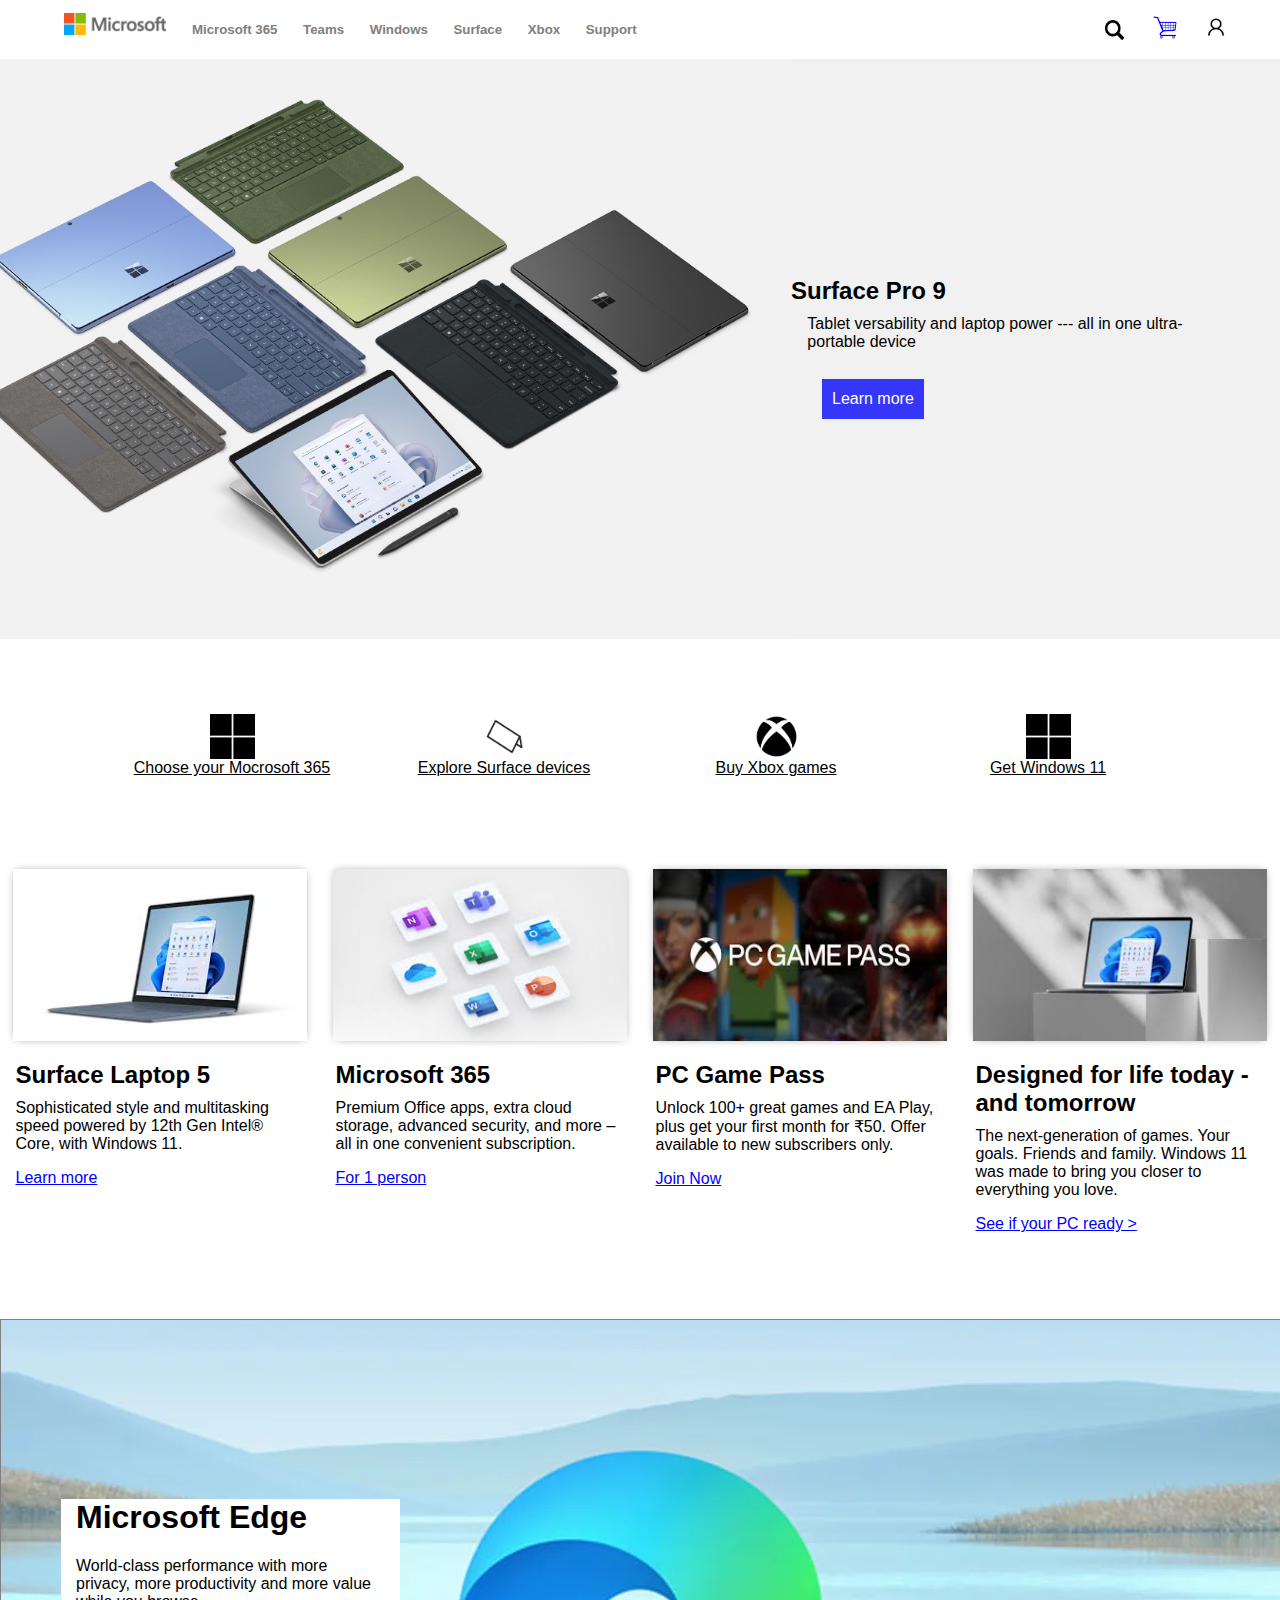
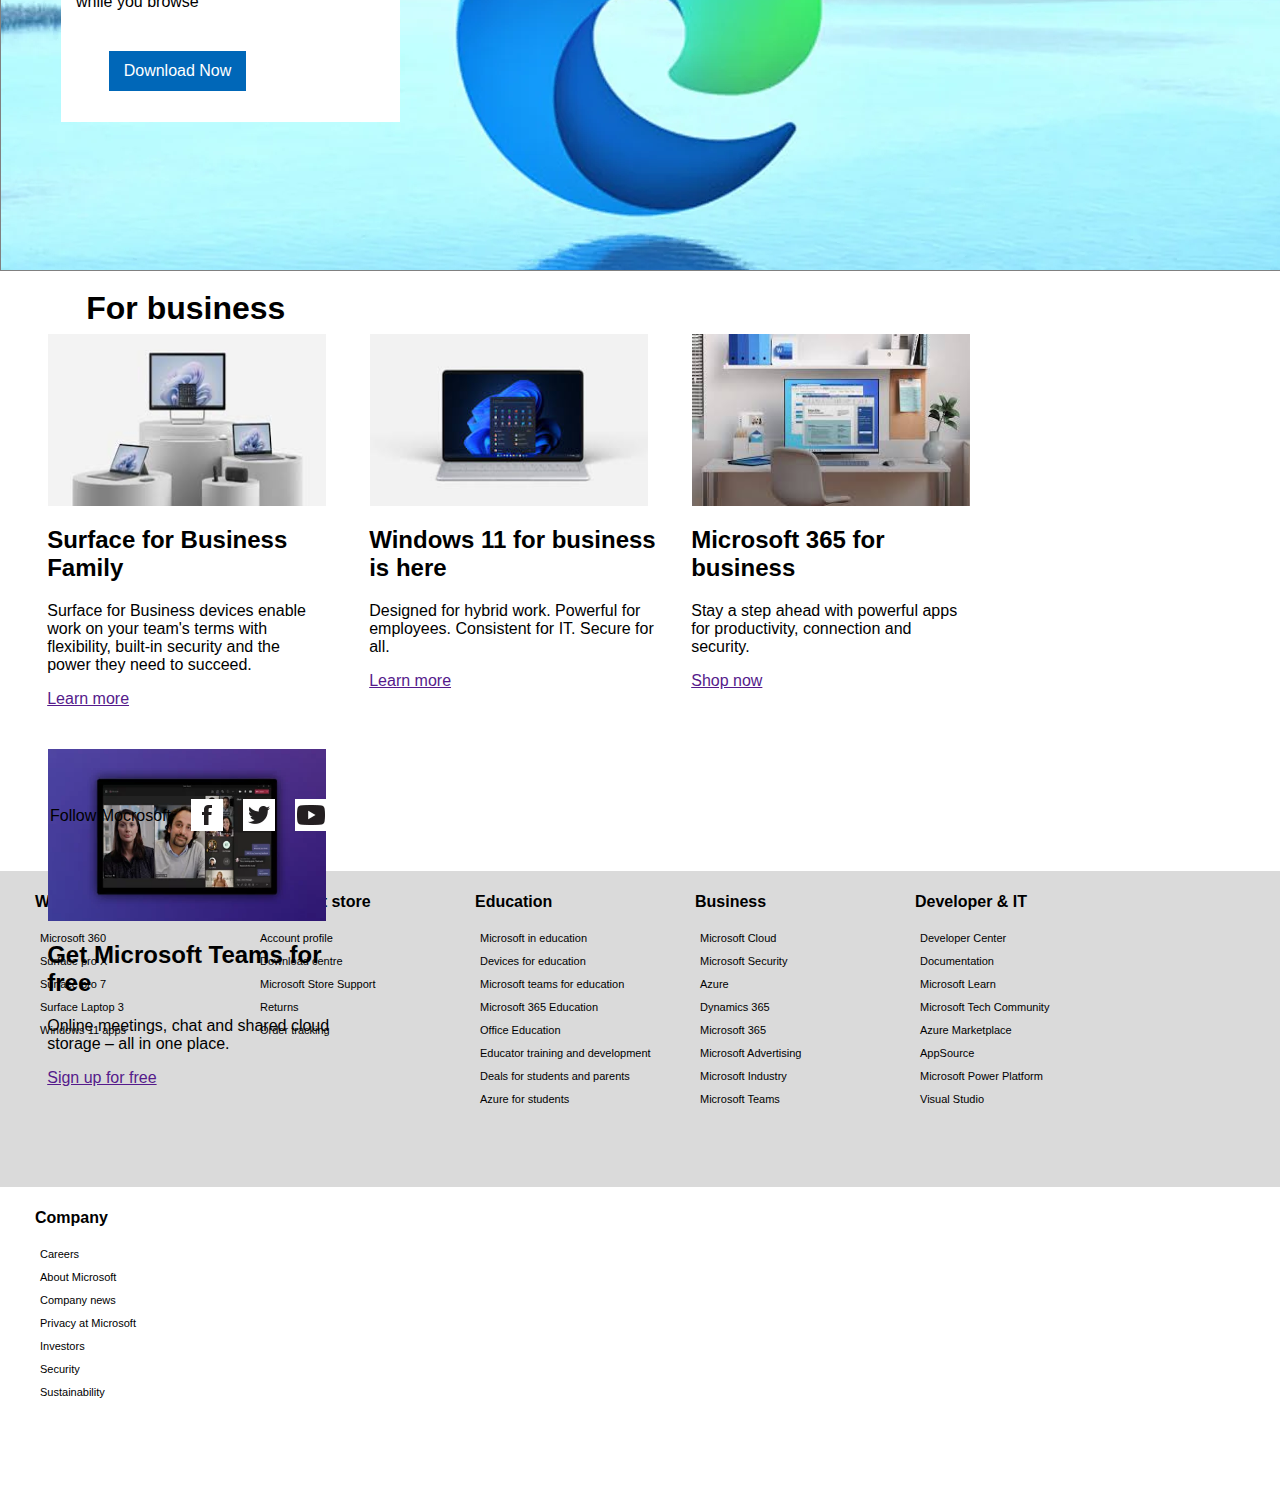
<file: index.html>
<!DOCTYPE html>
<html lang="en">
<head>
    <meta charset="UTF-8">
    <meta http-equiv="X-UA-Compatible" content="IE=edge">
    <meta name="viewport" content="width=device-width, initial-scale=1.0">
    <title>Responsive and webpage</title>
    <link rel="stylesheet" href="css/responsive.css">
    <link rel="stylesheet" href="css/style.css">
</head>
<body>
    <div class="htggnjmkmjhghbg">


  <div id="for-header">
    <div class="for-log"><img src="img/logo-of-micro.png" alt="logo of microsoft"></div>
    <h5>Microsoft 365</h5>
    <h5>Teams</h5>
    <h5>Windows</h5>
    <h5>Surface</h5>
    <h5>Xbox</h5>
    <h5>Support</h5>
    <div class="for-sear"><img src="img/login_logo.png" alt="search logo"></div>
    <div class="for-sear2"><img src="img/blue-cart.jpeg" alt="search logo"></div>
    <div class="for-sear3"><img src="img/search_logo.jpeg" alt="search logo"></div>
</div>
<div class="backpic3">
<div class="logo_of_backimage"> <img src="img/Family_04_RGB.jpg" alt="background pic"></div>
<h2 class="for-pop">Surface Pro 9</h2>
<p class="para-fro-dec">Tablet versability and laptop power --- all in one ultra- <br> portable device</p>
<button class="for-learn-more">Learn more</button>
</div>
<div id="forlogo">
    <div class="for-under-box6">
        <div class="for-multi-box">
        <div class="pic-com"><img src="img/images.png" alt="logo of 4 Windows"></div>
        <a href="" class="nothing24">Choose your Mocrosoft 365</a>
    </div>
    <div class="for-multi-box">
        <div class="pic-com"><img src="img/images (1).png" alt="logo of 4 Windows"></div>
        <a href="" class="nothing24">Explore Surface devices</a>
    </div>
    <div class="for-multi-box">
        <div class="pic-com"><img src="img/images (2).png" alt="logo of 4 Windows"></div>
        <a href="" class="nothing24">Buy Xbox games</a>
    </div>
    <div class="for-multi-box">
        <div class="pic-com"><img src="img/images.png" alt="logo of 4 Windows"></div>
        <a href="" class="nothing24">Get Windows 11</a>
    </div>
    </div>
</div>
<div class="with-picand-details">
    <div class="for-like-that">
        <div class="for-pic-of-23"><img src="img/secondlaptop.jpeg" alt="new laptop"></div>
        <!-- <span class="new-trend"> ~~NEW~~</span> -->
        <h2 class="nhinhi">Surface Laptop 5</h2>
        <p class="hahahhaha"> Sophisticated style and multitasking <br> speed powered by 12th Gen Intel® <br> Core, with Windows 11.</p>
        <a href="" class="just-aise-hi">Learn more</a>
    </div>
    <div class="for-like-that">
        <div class="for-pic-of-23"><img src="img/mix.jpeg" alt="new laptop"></div>
        <!-- <span class="new-trend"> ~~NEW~~</span> -->
        <h2 class="nhinhi">Microsoft 365</h2>
        <p class="hahahhaha">Premium Office apps, extra cloud <br> storage, advanced security, and more – <br> all in one convenient subscription.</p>
        <a href="" class="just-aise-hi">For 1 person</a>
    </div>
    <div class="for-like-that">
        <div class="for-pic-of-23"><img src="img/pggame.jpeg" alt="new laptop"></div>
        <!-- <span class="new-trend"> ~~NEW~~</span> -->
        <h2 class="nhinhi">PC Game Pass</h2>
        <p class="hahahhaha">Unlock 100+ great games and EA Play, <br> plus get your first month for ₹50. Offer <br> available to new subscribers only.</p>
        <a href="" class="just-aise-hi">Join Now</a>
    </div>
    <div class="for-like-that">
        <div class="for-pic-of-23"><img src="img/laptop.jpeg" alt="new laptop"></div>
        <!-- <span class="new-trend"> ~~NEW~~</span> -->
        <h2 class="nhinhi">Designed for life today - <br> and tomorrow</h2>
        <p class="hahahhaha">The next-generation of games. Your <br> goals. Friends and family. Windows 11 <br> was made to bring you closer to <br> everything you love.</p>
        <a href="" class="just-aise-hi">See if your PC ready ></a>
    </div>
</div>
<div class="full-backward">
    <div class="for-information-and-kuchnhi">
        <h1 class="ehdjsrfhdj">Microsoft Edge</h1>
        <p class="ehdjsrfhdj">World-class performance with more <br> privacy, more productivity and more value <br> while you browse </p>
        <button class="hfebdjskmerg">Download Now</button>
</div></div>
<div id="for-business">
    <div class="for-second-boxodod">
    <h1 class="kuch-nhobe">For business</h1>
    <div class="fordetails-and-pic">
        <div class="forpic-ji-aur-kuch-na"><img src="img/multilaptop.jpeg" alt="aise hi"></div>
        <h2 class="bhakkkk">Surface for Business <br> Family</h2>
        <p class="bhakkkk">Surface for Business devices enable <br> work on your team's terms with <br> flexibility, built-in security and the <br> power they need to succeed.</p>
        <a href="" class="ejhgdwed">Learn more</a>
    </div>
    <div class="fordetails-and-pic">
        <div class="forpic-ji-aur-kuch-na"><img src="img/darklaptop.jpeg" alt="aise hi"></div>
        <h2 class="bhakkkk">Windows 11 for business <br> is here </h2>
        <p class="bhakkkk">Designed for hybrid work. Powerful for <br> employees. Consistent for IT. Secure for <br> all.</p>
        <a href="" class="ejhgdwed">Learn more</a>
    </div>
    <div class="fordetails-and-pic">
        <div class="forpic-ji-aur-kuch-na"><img src="img/smartlaptop.jpeg" alt="aise hi"></div>
        <h2 class="bhakkkk">Microsoft 365 for business</h2>
        <p class="bhakkkk">Stay a step ahead with powerful apps <br> for productivity, connection and <br> security.</p>
        <a href="" class="ejhgdwed">Shop now</a>
    </div>
    <div class="fordetails-and-pic">
        <div class="forpic-ji-aur-kuch-na"><img src="img/gldn-CP-Microsoft-Teams-Commercial.jpeg" alt="aise hi"></div>
        <h2 class="bhakkkk">Get Microsoft Teams for <br> free</h2>
        <p class="bhakkkk">Online meetings, chat and shared cloud <br> storage – all in one place.</p>
        <a href="" class="ejhgdwed">Sign up for free</a>
    </div>
</div>
</div>
<div class="logo-and-line">
    <p class="hejjedjhewd">Follow Mocrosoft</p>
    <div class="logo-like-pic"> <img src="img/Facebook 2x.jpeg" alt="facebook logo"></div>
    <div class="logo-like-pic"> <img src="img/Twitter.jpeg" alt="facebook logo"></div>
    <div class="logo-like-pic"> <img src="img/YouTube 2x.jpeg" alt="facebook logo"></div>
</div>
<div class="last-para">
    <div class="for-under-info">
        <h4>What's new</h4>
        <ul>Microsoft 360</ul>
        <ul>Surface pro X</ul>
        <ul>Surface pro 7</ul>
        <ul>Surface Laptop 3</ul>
        <ul>Windows 11 apps <ul>
    </div>
    <div class="for-under-info">
        <h4>Microsoft store</h4>
        <ul>Account profile</ul>
        <ul>Download centre</ul>
        <ul>Microsoft Store Support</ul>
        <ul>Returns </ul>
        <ul>Order tracking<ul>
    </div>
    <div class="for-under-info">
        <h4>Education</h4>
        <ul>Microsoft in education</ul>
        <ul>Devices for education</ul>
        <ul>Microsoft teams for education</ul>
        <ul>Microsoft 365 Education</ul>
        <ul>Office Education </ul>
        <ul>Educator training  and development</ul>
        <ul>Deals for students and parents</ul>
        <ul>Azure for students</ul>
    </div>
    <div class="for-under-info">
        <h4>Business</h4>
        <ul>Microsoft Cloud</ul>
        <ul>Microsoft Security</ul>
        <ul>Azure</ul>
        <ul>Dynamics 365</ul>
        <ul>Microsoft 365</ul>
        <ul>Microsoft Advertising</ul>
        <ul>Microsoft Industry</ul>
        <ul>Microsoft Teams</ul>
    </div>
    <div class="for-under-info">
        <h4>Developer & IT</h4>
        <ul>Developer Center</ul>
        <ul>Documentation</ul>
        <ul>Microsoft Learn</ul>
        <ul>Microsoft Tech Community</ul>
        <ul>Azure Marketplace</ul>
            <ul>AppSource</ul>
            <ul>Microsoft Power Platform</ul>
            <ul>Visual Studio</ul>
    </div>
    <div class="for-under-info">
        <h4>Company</h4>
        <ul>Careers</ul>
        <ul>About Microsoft</ul>
        <ul>Company news</ul>
        <ul>Privacy at Microsoft</ul>
        <ul>Investors</ul>
            <ul>Security</ul>
            <ul>Sustainability</ul>
    </div>
</div>
</div>
</body>
</html>
</file>
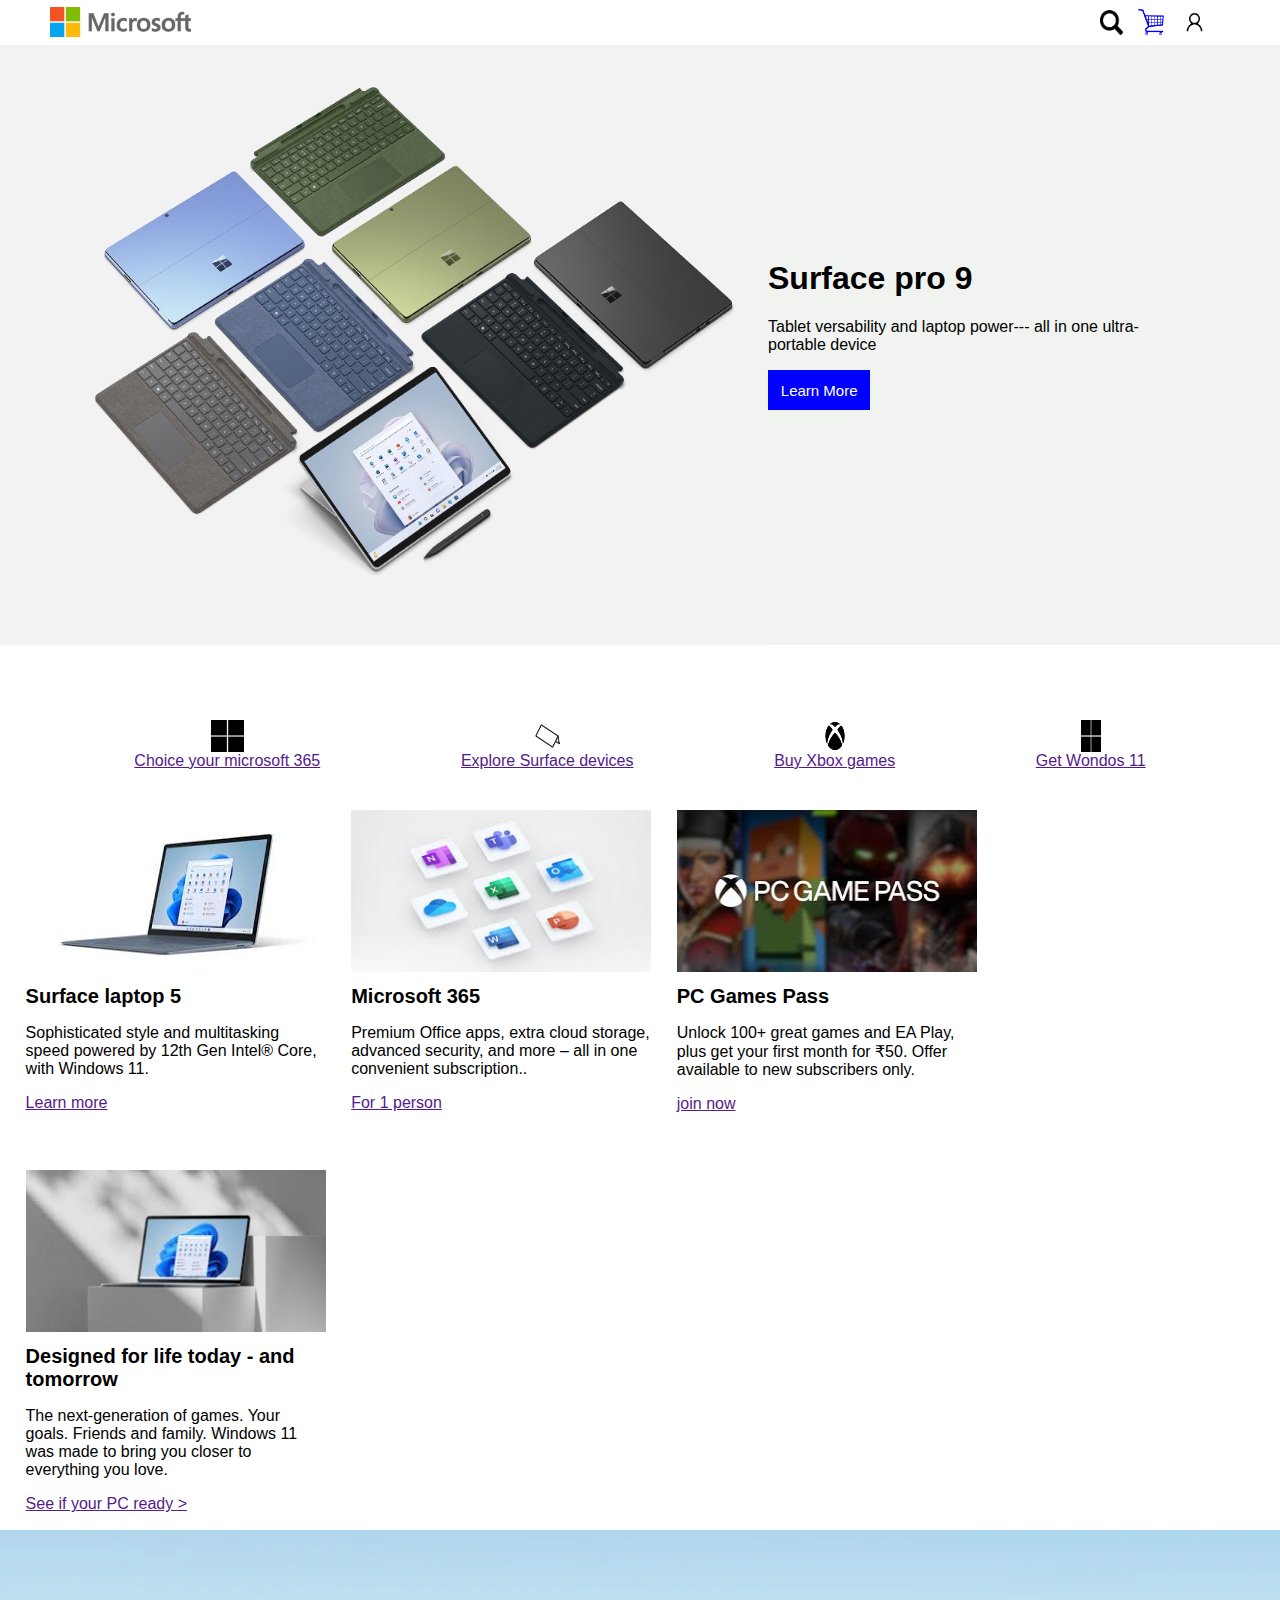
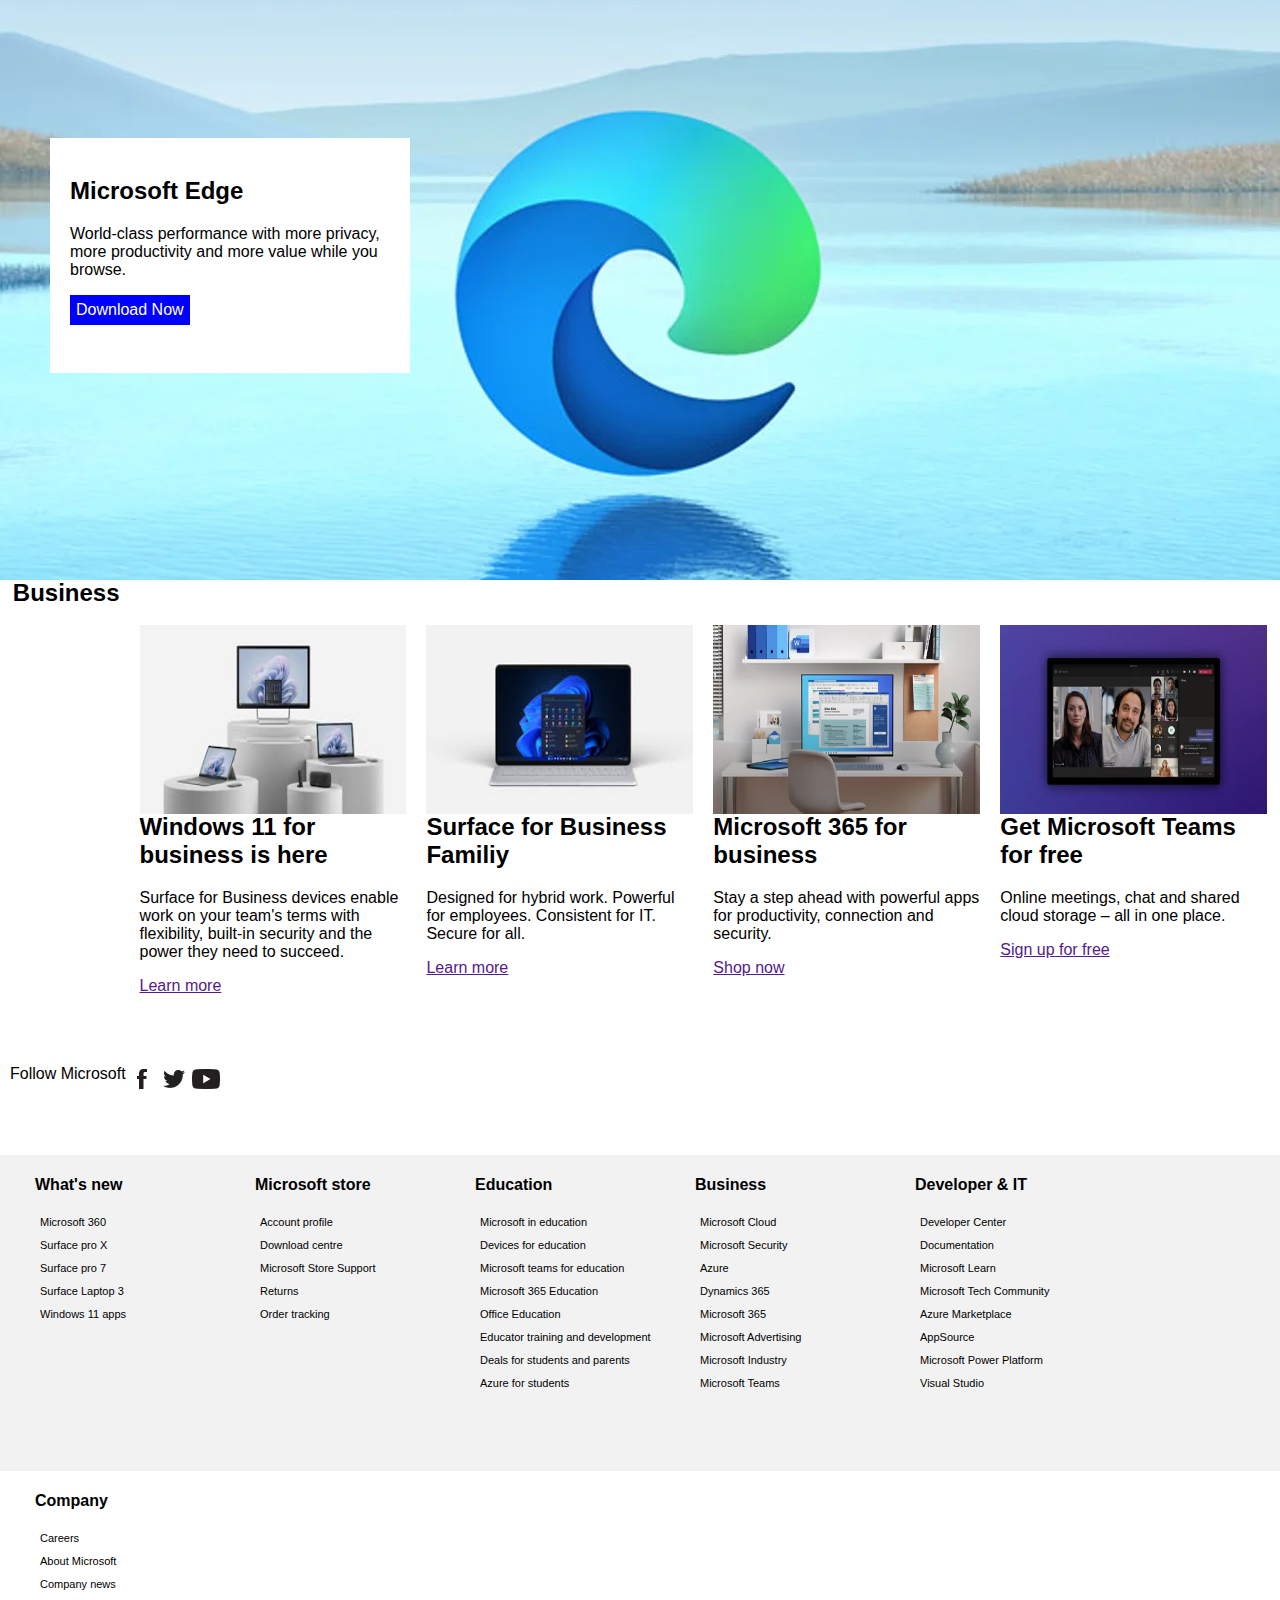
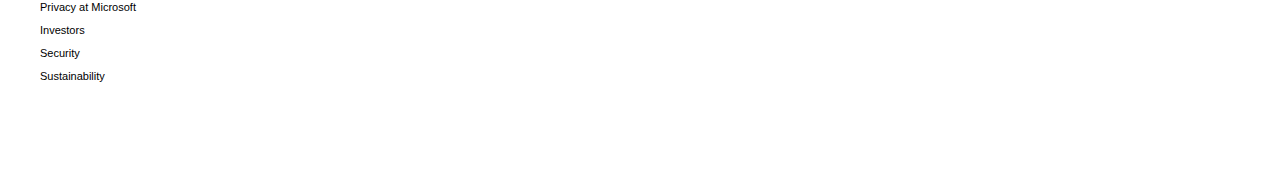
<file: Responsive.html>
<!DOCTYPE html>
<html lang="en">
<head>
    <meta charset="UTF-8">
    <meta http-equiv="X-UA-Compatible" content="IE=edge">
    <meta name="viewport" content="width=device-width, initial-scale=1.0">
    <title>Responsive Site</title>
    <link rel="stylesheet" href="css/responsive.css">
    <link rel="stylesheet" href="css/formedia.css">
</head>
<body>
    <nav>
        <div class="logo-of-image"><img src="img/logo-of-micro.png" alt=""></div>
        <div class="search-logo"><img src="img/login_logo.png" alt=""></div>
        <div class="search-logo2"><img src="img/blue-cart.jpeg" alt="cart"></div>
        <div class="search-logo3"><img src="img/search_logo.jpeg" alt="search logo"></div>
    </nav>
    <div class="for-background-picdj">
        <div class="for-backgroundpic"><img src="img/Family_04_RGB.jpg" alt="background pic"></div>
            <div class="text-for">
                <h1>Surface pro 9</h1>
                <p class="for-highlight">Tablet versability and laptop power--- all in one ultra- <br>portable device</p>
                <button class="for-button">Learn More</button>
        </div>
    </div>
    <div class="logo-with-details">
    <!-- </div>
        <div class="some-content"> -->
        <div class="under-boxer">
            <div class="for-multiboxes">
            <div class="forpic"><img src="img/images.png" alt=""></div>
            <a href="" class="text-ke-liya">Choice your microsoft 365</a>
        </div>
        <div class="for-multiboxes">
            <div class="forpic"><img src="img/images (1).png" alt=""></div>
            <a href="" class="text-ke-liya">Explore Surface devices</a>
        </div>
        <div class="for-multiboxes">
            <div class="forpic"><img src="img/images (2).png" alt=""></div>
            <a href="" class="text-ke-liya">Buy Xbox games</a>
        </div>
        <div class="for-multiboxes">
            <div class="forpic"><img src="img/images.png" alt=""></div>
            <a href="" class="text-ke-liya">Get Wondos 11</a>
        </div>
    </div>
</div>

    <div class="for-some-pic-and-details">
        <div class="under-boxes-like-that">
                <div class="free-boxes">
                    <div class="forlike-pic"><img src="img/secondlaptop.jpeg" alt=""></div>
                    <h1>Surface laptop 5</h1>
                    <p>Sophisticated style and multitasking
                        speed powered by 12th Gen Intel®
                        Core, with Windows 11.</p>
                        <a href="">Learn more</a>
                </div>
                <div class="free-boxes">
                    <div class="forlike-pic"><img src="img/mix.jpeg" alt=""></div>
                    <h1>Microsoft 365</h1>
                    <p>Premium Office apps, extra cloud
                        storage, advanced security, and more –
                        all in one convenient subscription..</p>
                        <a href="">For 1 person</a>
                </div>
                <div class="free-boxes">
                    <div class="forlike-pic"><img src="img/pggame.jpeg" alt=""></div>
                    <h1>PC Games Pass</h1>
                    <p>Unlock 100+ great games and EA Play,
                        plus get your first month for ₹50. Offer
                        available to new subscribers only.</p>
                        <a href="">join now</a>
                </div>
                <div class="free-boxes">
                    <div class="forlike-pic"><img src="img/laptop.jpeg" alt=""></div>
                    <h1>Designed for life today -
                        and tomorrow</h1>
                    <p>The next-generation of games. Your
                        goals. Friends and family. Windows 11
                        was made to bring you closer to
                        everything you love.</p>
                        <a href="">See if your PC ready ></a>
                    </div>
        </div>
    </div>
    <div class="aamicrosoft-back">
        <div class="for-some-important">
            <h2>Microsoft Edge</h2>
            <p>World-class performance with more privacy, more productivity and more value while you browse.</p>
            <button>Download Now</button>
        </div>
    </div>

    <div class="for-some-data-and-large-pic">
        <div class="for-underthats-box">
            <h2>Business</h2>
            <div class="multi-boxers">
                <div class="for-image-like-that"><img src="img/multilaptop.jpeg" alt=""></div>
                <h2>Windows 11 for business is here</h2>
                <p>Surface for Business devices enable
                    work on your team's terms with
                    flexibility, built-in security and the
                    power they need to succeed.</p>
                    <a href="">Learn more</a>
            </div>
            <div class="multi-boxers">
                <div class="for-image-like-that"><img src="img/darklaptop.jpeg" alt=""></div>
                <h2>Surface for Business Familiy</h2>
                <p>Designed for hybrid work. Powerful for
                    employees. Consistent for IT. Secure for
                    all.</p>
                    <a href="">Learn more</a>
            </div>
            <div class="multi-boxers">
                <div class="for-image-like-that"><img src="img/gldn-M365-CP-Microsoft365-Commercial.jpeg" alt=""></div>
                <h2>Microsoft 365 for business</h2>
                <p>Stay a step ahead with powerful apps
                    for productivity, connection and
                    security.</p>
                    <a href="">Shop now</a>
            </div>
            <div class="multi-boxers">
                <div class="for-image-like-that"><img src="img/gldn-CP-Microsoft-Teams-Commercial.jpeg" alt=""></div>
                <h2>Get Microsoft Teams for free</h2>
                <p>Online meetings, chat and shared cloud
                    storage – all in one place.</p>
                    <a href="">Sign up for free</a>
                </div>
        </div>
    </div>
    <div class="for-logo-and-follo">
        <p>Follow Microsoft</p>
        <div class="logo-like"><img src="img/Facebook 2x.jpeg" alt="fb logo"></div>
        <div class="logo-like"><img src="img/Twitter.jpeg" alt="fb logo"></div>
        <div class="logo-like"><img src="img/YouTube 2x.jpeg" alt="fb logo"></div>
    </div>

    <div class="last-para">
        <div class="for-under-info">
            <h4>What's new</h4>
            <ul>Microsoft 360</ul>
            <ul>Surface pro X</ul>
            <ul>Surface pro 7</ul>
            <ul>Surface Laptop 3</ul>
            <ul>Windows 11 apps <ul>
        </div>
        <div class="for-under-info">
            <h4>Microsoft store</h4>
            <ul>Account profile</ul>
            <ul>Download centre</ul>
            <ul>Microsoft Store Support</ul>
            <ul>Returns </ul>
            <ul>Order tracking<ul>
        </div>
        <div class="for-under-info">
            <h4>Education</h4>
            <ul>Microsoft in education</ul>
            <ul>Devices for education</ul>
            <ul>Microsoft teams for education</ul>
            <ul>Microsoft 365 Education</ul>
            <ul>Office Education </ul>
            <ul>Educator training  and development</ul>
            <ul>Deals for students and parents</ul>
            <ul>Azure for students</ul>
        </div>
        <div class="for-under-info">
            <h4>Business</h4>
            <ul>Microsoft Cloud</ul>
            <ul>Microsoft Security</ul>
            <ul>Azure</ul>
            <ul>Dynamics 365</ul>
            <ul>Microsoft 365</ul>
            <ul>Microsoft Advertising</ul>
            <ul>Microsoft Industry</ul>
            <ul>Microsoft Teams</ul>
        </div>
        <div class="for-under-info">
            <h4>Developer & IT</h4>
            <ul>Developer Center</ul>
            <ul>Documentation</ul>
            <ul>Microsoft Learn</ul>
            <ul>Microsoft Tech Community</ul>
            <ul>Azure Marketplace</ul>
                <ul>AppSource</ul>
                <ul>Microsoft Power Platform</ul>
                <ul>Visual Studio</ul>
        </div>
        <div class="for-under-info">
            <h4>Company</h4>
            <ul>Careers</ul>
            <ul>About Microsoft</ul>
            <ul>Company news</ul>
            <ul>Privacy at Microsoft</ul>
            <ul>Investors</ul>
                <ul>Security</ul>
                <ul>Sustainability</ul>
        </div>
    </div>
    </div>
</body> 
</html>
</file>
<file: css/responsive.css>
body{
    margin: 0px;
    padding: 0px;
    font-family: "Segoe UI", SegoeUI, "Helvetica Neue", Helvetica, Arial, sans-serif;
}
nav{
    width: 100%;
    height: 45px;
    /* border: 1px solid red; */
}
.logo-of-image{    
    height: 30px;
    margin-top: 7px;
    float: left;
    margin-left: 50px;
}
.logo-of-image img{
    width: 100%;
    height: 100%;
}
.search-logo{
    margin-top: 7px;
    width: 4%;
    height: 30px;
    float: right;
    margin-right: 60px;
}
.search-logo img{
    width: 100%;
    height: 100%;
}
.search-logo2{
    margin-top: 7px;
    width: 2.8%;
    height: 30px;
    float: right;
}
.search-logo2 img{
    width: 100%;
    height: 100%;
}
.search-logo3{
    margin-top: 10px;
    width: 1.8%;
    height: 25px;
    float: right;
    margin-right: 10px;
}
.search-logo3 img{
    width: 100%;
    height: 100%;
}
.for-background-picdj{
    width: 100%;
    height: 600px;
    display: flex;
    /* border: 1px solid red; */
}
.for-backgroundpic{
    float: left;
    width: 60%;
    height: 600px;
}
.for-backgroundpic img{
    width: 100%;
    height: 100%;
}
.text-for{
    /* border: 1px solid red; */
    /* display: flex; */
    /* flex-direction: column; */
    height: 100%;
    width: 40%;
    background-color: rgb(241, 243, 240);
}
.text-for h1{
    margin-top: 42%;
}
.text-for button{
    background-color: blue;
    width: 20%;
    color: white;
    font-size: 15px;
    border: none;
    height: 40px;
}


@media (min-width:600px) {
    .logo-with-details{
        margin-top: 15px;
        width: 100%;
        /* float: none; */
        display: flex;
        height: 150px;
        /* border: 1px solid lightskyblue; */
    }
    body{
        width: 100%;
    }
    .under-boxer{
        display: flex;
        height: 100%;
        width: 90%;
        float: left;
        /* border: 1px solid green; */
        margin-left: auto;
        margin-right: auto;
    }
    
}
.for-multiboxes{
    float: left;
    margin-left: auto;
    margin-right: auto;
    /* margin-left: 70px; */
    /* border: 1px solid goldenrod; */
}
.forpic{
    text-align: center;
    margin-left: auto;
    margin-right: auto;
    width: 18%;
    height: 32px;
    margin-top: 60px;
}
.forpic img{
    width: 100%;
    height: 100%;
} 
.text-ke-liya{
    margin-top: 8%;
}
.for-some-pic-and-details{
    width: 100%;
    height: auto;
    display: flex;
    flex-direction: column;
    /* border: 1px solid red; */
}
.under-boxes-like-that{
    width: 100%;
    height: auto;
    /* border: 1px solid pink; */
    margin-left: auto;
    margin-right: auto;
}
.free-boxes{
    width: 300px;
    height: 360px;
    margin-left: 2%;
    float: left;
    /* border: 1px solid red; */
}
.free-boxes h1{
    font-size: 20px;
}
.forlike-pic{
    width: 100%;
    height: 45%;
}
.forlike-pic img{
    width: 100%;
    height: 100%;
}
.aa{
    height: 100px;
    width: 100%;
    background-color: aqua;
}
.aamicrosoft-back{
    /* border: 1px solid red; */
    /* width: 100%; */
    /* width: auto; */
    display: flex;
    height: 650px;
    background: url("../img/as-a.jpeg") no-repeat 50%;
}
.for-some-important{
    width: 25%;
    padding: 20px;
    height: 30%;
    background-color: white;
    margin-left: 50px;
    margin-top: auto;
    margin-bottom: auto;
}
.for-some-important button{
    background-color: blue;
    color: white;
    font-size: 16px;
    border: none;
    height: 30px;
}
.for-some-data-and-large-pic{
    width: 100%;
    height: 475px;
    /* border: 1px solid orangered; */
}
.for-underthats-box h2{
    margin-top: -1px;
}
.for-underthats-box{
    display: flex;
    margin-left: auto;
    margin-right: auto;
    width: 98%;
    height: 100%;
    /* border: 1px solid green; */
}
.multi-boxers button{
    border: none;
    background-color: rgb(94, 94, 238);
}
/* .multi-boxers h2{
    font-size: 20px;
} */
.multi-boxers{
    float: left;
    height: 88.5%;
    width: 25%;
    /* border: 1px solid red; */
    margin-top: 45px;
    margin-left: 20px;
    /* margin-right: auto; */
}
.for-image-like-that{
    width: 100%;
    height: 45%;
}
.for-image-like-that img{
    width: 100%;
    height: 100%;    
}
.for-logo-and-follo{
    display: flex;
    width: 100%;
    margin-left: 10px;
    /* border: 1px solid red; */
    height: 60px;
    /* text-align: center; */
}
.for-logo-and-follo p{
    margin-top: 10px;
}
.logo-like{
    margin-top: 8px;
    width: 2.5%;
    height: 32px;
}
.logo-like img{
    width: 100%;
    height: 100%;
}


.last-para{
    margin-top: 40px;
    width: 100%;
    background: #f2f2f2;
    height: 316px;
}
.last-coloum{
    width: 500px;
    height: 100px;
    border: 1px solid tomato;
}
.for-under-info{
    float: left;
    width: 220px;
    height: 100%;
    /* border: 1px solid forestgreen; */
}
.for-under-info h4{
    margin-left: 35px;
}
ul{
    font-size: 11px;
    text-align: start;
}
</file>
<file: css/style.css>
body{
    top: 0;
    left: 0;
    margin: 0px;
    padding: 0px;
    font-family: "Segoe UI", SegoeUI, "Helvetica Neue", Helvetica, Arial, sans-serif;
}
#for-header{
    /* margin-top: -20px; */
    background-color: white;
    float: left;
    width: 100%;
    height: 20%;
}
.for-log{
    float: left;
    margin-left: 5%;
    margin-top: 1%;
    width: 8%;
}
.for-log img{
    width: 100%;
    height: 100%;
}
#for-header h5{
    /* margin-bottom: 0.4px; */
    /* margin-top: -0.1%; */
    float: left;
    margin-left: 2%;
    color: grey;
}
.for-sear{
    margin-right: 3%;
    margin-top: 1%;
    float: right;
    height: 4%;
    width: 4%;
}
.for-sear img{
    width: 100%;
    height: 100%;
}
.for-sear2{
    margin-right: 0.7%;
    margin-top: 1.2%;
    float: right;
    height: 2.5%;
    width: 2.5%;
}
.for-sear2 img{
    width: 100%;
    height: 100%;
}
.for-sear3{
    margin-right: 2%;
    margin-top: 1.6%;
    float: right;
    height: 1.5%;
    width: 1.5%;
}
.for-sear3 img{
    width: 100%;
    height: 100%;
}
.backpic3{
    display: flex;
    width: 100%;
    height: 60%;
    /* background-color: brown; */
    background-color: rgb(241, 241, 241);
}
.logo_of_backimage{
    /* background: url(../img/Family_04_RGB.jpg) no-repeat; */
    width: auto;
    float: left;
    margin-left: -130px;
    height: 580px;
}
.logo_of_backimage img{
    width: 100%;
    /* border: none; */
    height: 100%;
}
.for-pop{
    /* float: right; */
    width: 175px;
    margin-top: 17%;
    /* margin-bottom: auto; */
    /* color: red; */
}
.para-fro-dec{
    margin-left: -12.4%;
    margin-top: 20%;
}
.for-learn-more{
    width: 150px;
    height: 40px;
}
.for-learn-more{
    width: 8%;
    margin-left: -28.2%;
    border: none;
    font-size: 16px;
    color: white;
    background-color: rgb(54, 54, 248);
    margin-top: 25%;
}
#forlogo{
    margin-top: 60px;
    width: 100%;
    height: 120px;
    /* border: 1px solid red; */
}
.for-under-box6{
    display: flex;
    height: 100%;
    width: 85%;
    /* border: 1px solid blue; */
    margin-left: auto;
    margin-right: auto;
}
.for-multi-box{
    margin-right: auto;
    margin-left: auto;
    margin-top: auto;
    margin-bottom: auto;
    width: 250px;
    height: 90px;
    /* border: 1px solid red; */
    float: left;
    text-align: center;
}
.pic-com{
    display: flex;
    margin-left: auto;
    margin-right: auto;
    width: 45px;
    height: 45px;
}
.pic-com img{
    width: 100%;
    height: 100%;
}
.nothing24{
    margin-top: 20px;
    color: black;
}
.with-picand-details{
    display: flex;
    margin-top: 50px;
    width: 100%;
    height: 430px;
    /* border: 1px solid red; */
}
.for-like-that{
    margin-left: auto;
    margin-right: auto;
    height: 100%;
    width: 309px;
    /* border: 1px solid green; */
    float: left;
}
.for-pic-of-23{
    box-shadow: 0px 0px 9px -3px grey;
    margin-left: auto;
    margin-right: auto;
    border: none;
    width: 95%;
    height: 40%;
}
.for-pic-of-23 img{
    width: 100%;
    height: 100%;
} 
.new-trend{
    margin-left: 30px;
    font-size: 18px;
    color: rgb(189, 55, 55);
}
.nhinhi{
    margin-left: 10px;
}
.hahahhaha{
    margin-left: 10px;
    margin-top: -10px;
}
.just-aise-hi{
    margin-left: 10px;
    color: blue;
}
.full-backward{
    background: url("../img/as-a.jpeg") no-repeat 50%;
    margin-top: 20px;
    width: 100%;
    height: 550px;
    border: 1px solid gray;
}
.for-information-and-kuchnhi{
    width: 339px;
    height: 223px;
    background-color: white;
    transform: translate(60px, 157px);
}
.ehdjsrfhdj{
    margin-left: 15px;
}
.hfebdjskmerg{
    font-size: 16px;
    width: 137px;
    height: 40px;
    margin-top: 24px;
    margin-left: 48px;
    color: white;
    border: none;
    background-color: #0067b8;
}
#for-business{
    /* float: left; */
    display: flex;
    flex-direction: column;
    /* background-color: aqua; */
    margin-top: 20px;
    width: 100%;
    height: 480px;
    /* border: 1px solid pink; */
}
.kuch-nhobe{
    margin-top: -1px;
    margin-left: 67px;
}
.for-second-boxodod{
    margin-left: auto;
    margin-right: auto;
    float: left;
    width: 97%;
    height: 100%;
    /* border: 1px solid yellowgreen; */
}
.fordetails-and-pic{
    float: left;
    margin-left: 13px;
    margin-top: -15px;
    width: 309px;
    height: 430px;
    /* border: 1px solid greenyellow; */
}
.forpic-ji-aur-kuch-na{
    margin-left: auto;
    margin-right: auto;
    width: 90%;
    height: 40%;
}
.forpic-ji-aur-kuch-na img{
    width: 100%;
    height: 100%;
}
.bhakkkk{
    margin-left: 15px;
}
.ejhgdwed{
    margin-left: 15px;
}
.logo-and-line{
    display: flex;
    margin-top: 20px;
    width: 100%;
    height: 40px;
    /* border: 1px solid red; */
}
.hejjedjhewd{
    margin-left: 50px;
}
.logo-like-pic{
    margin-left: 20px;
    margin-top: 8px;
    width: 32px;
    height: 32px;
}
.logo-like-pic img{
    width: 100%;
    height: 100%;
}
.last-para{
    margin-top: 40px;
    /* border: 1px solid orange; */
    width: 100%;
    background-color: rgb(218, 218, 218);
    height: 316px;
}
.last-coloum{
    width: 500px;
    height: 100px;
    border: 1px solid tomato;
}
.for-under-info{
    float: left;
    width: 220px;
    height: 100%;
    /* border: 1px solid forestgreen; */
}
.for-under-info h4{
    margin-left: 35px;
}
ul{
    font-size: 11px;
    text-align: start;
}
</file>
<file: css/formedia.css>
@media(max-width: 600px){
    
    .last-para{
        width: 90%;
        height: auto;
        display: flex;
        flex-direction: column;
        /* border: 1px solid red; */
        background: #f2f2f2;
    }
    .for-some-pic-and-details{
        width: 90%;
        border: 1px solid red;
    }
    .for-logo-and-follo{
        width: 90%;
        margin-left: 1px;
        border: 1px solid red;
    }
    .logo-like{
        width: 13%;
        height: 30px;
        margin-top: 10px;
    }
    .for-underthats-box{
        width: 100%;
        /* border: 1px solid goldenrod; */
        display: flex;
        flex-direction: column;
    }
    .multi-boxers{
        width: auto;
    }
    .for-some-data-and-large-pic{
        /* display: flex; */
        margin-top: 190px;
        height: auto;
        width: 90%;
        border: 1px solid red;
    }
    .aamicrosoft-back{
        margin-top: 20px;
        width: 90%;
        height: 400px;
    }
    .for-some-important{
        margin-top: 400px;
        width: 90%;
        height: auto;
        margin-left: -10px;
    }
    .free-boxes{
        /* border: 1px solid green; */
        margin-left: auto;
        margin-right: auto;
    }
    .for-some-important p{
        width: 100%;
    }
    nav{
        width: auto;
    }
    .text-for button{
        width: 20%;
        height: 50px;
        font-size: 16px;
    }
    .under-boxes-like-that{
        display: flex;
        flex-direction: column;
        margin-top: 20px;
        /* border: 1px solid black; */
        /* margin-left: 60px; */
        /* margin-left: auto;
        margin-right: auto; */
    }
    .text-for{
            width: 90%;
            font-size: 20px;
            background-color: white;
    }
    .text-for h1{
        margin-top: -10px;
    }
    .for-backgroundpic{
        width: 90%;
        height: 400px;
    }
    .for-background-picdj{
        height: auto;
        display: flex;
        flex-direction: column;
    }
    .logo-with-details{
        width: 90%;
        height: 400px;
        margin-top: 20px;
        /* background-color: blue;0 */
        /* border: 1px solid orangered; */
    }
    .for-multiboxes{
        width: 100%;
        height: 100%;
        text-align: center;
    }
    .under-boxer{
        width: 100%;
        height: auto;
    }
    .forpic{
    width: 10%;
    margin-top: 40px;
    }
    .text-ke-liya{
        font-size: 18px;
    }
}
</file>
